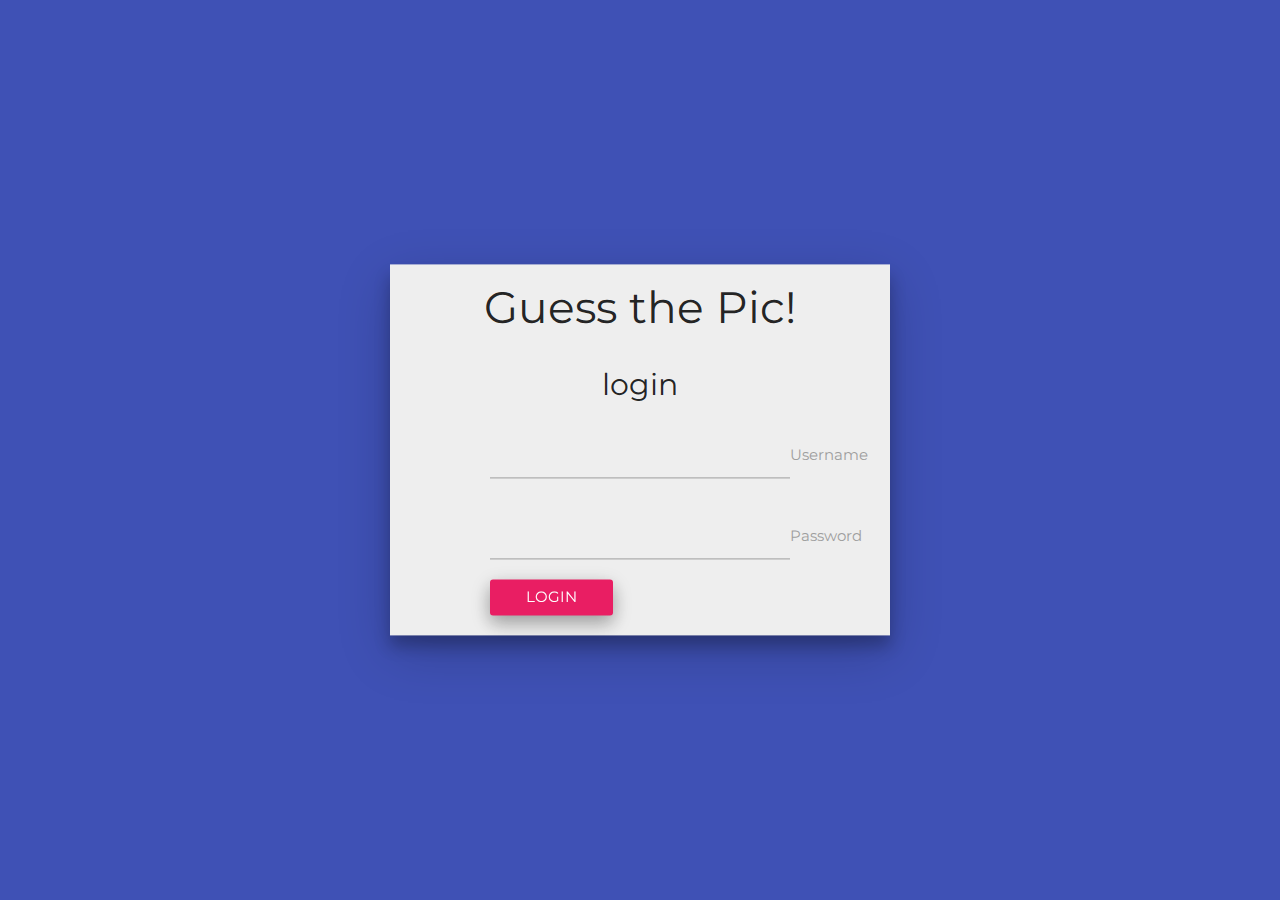
<file: index.html>
<!DOCTYPE html>
<html>
<head>
	<title>Login</title>
    <link rel="stylesheet" href="src/css/materialize.min.css">
    <link rel="stylesheet" type="text/css" href="src/css/style.css">
	<link href="https://fonts.googleapis.com/icon?family=Material+Icons" rel="stylesheet">
    <script src="src/js/jquery.min.js"></script>
    <script type="text/javascript" src="src/js/script.js"></script>
    <script src="src/js/materialize.min.js"></script>
	<link href="https://fonts.googleapis.com/css?family=Baloo+Da|Montserrat" rel="stylesheet">
</head>
<body  class="indigo">
<div>
	<div class="container grey lighten-3 z-depth-3" id="passwordBox">
		<div class="row col s4">
			<h3> Guess the Pic! </h3>	
			<p> login </p>	
			<form  id="loginForm" class="container">
				<div class="input-field">
					<input type="text" name="username" id="username">
					<label for="username">Username</label>
				</div>
				<div class="input-field">
					<input type="password" name="password" id="password">
					<label for="password">Password</label>
				</div>
				<input type="button" name="login" value="Login" class="waves-effect waves-light btn pink z-depth-2" id="loginButton">
			</form>
			<p style="font-size: 1em;" class="red-text" id="wrongPassword"><i class="material-icons red-text">error_outline</i>
			&nbsp Wrong Password!</p>
		</div>
	</div>
</div>



</body>
</html>
</file>
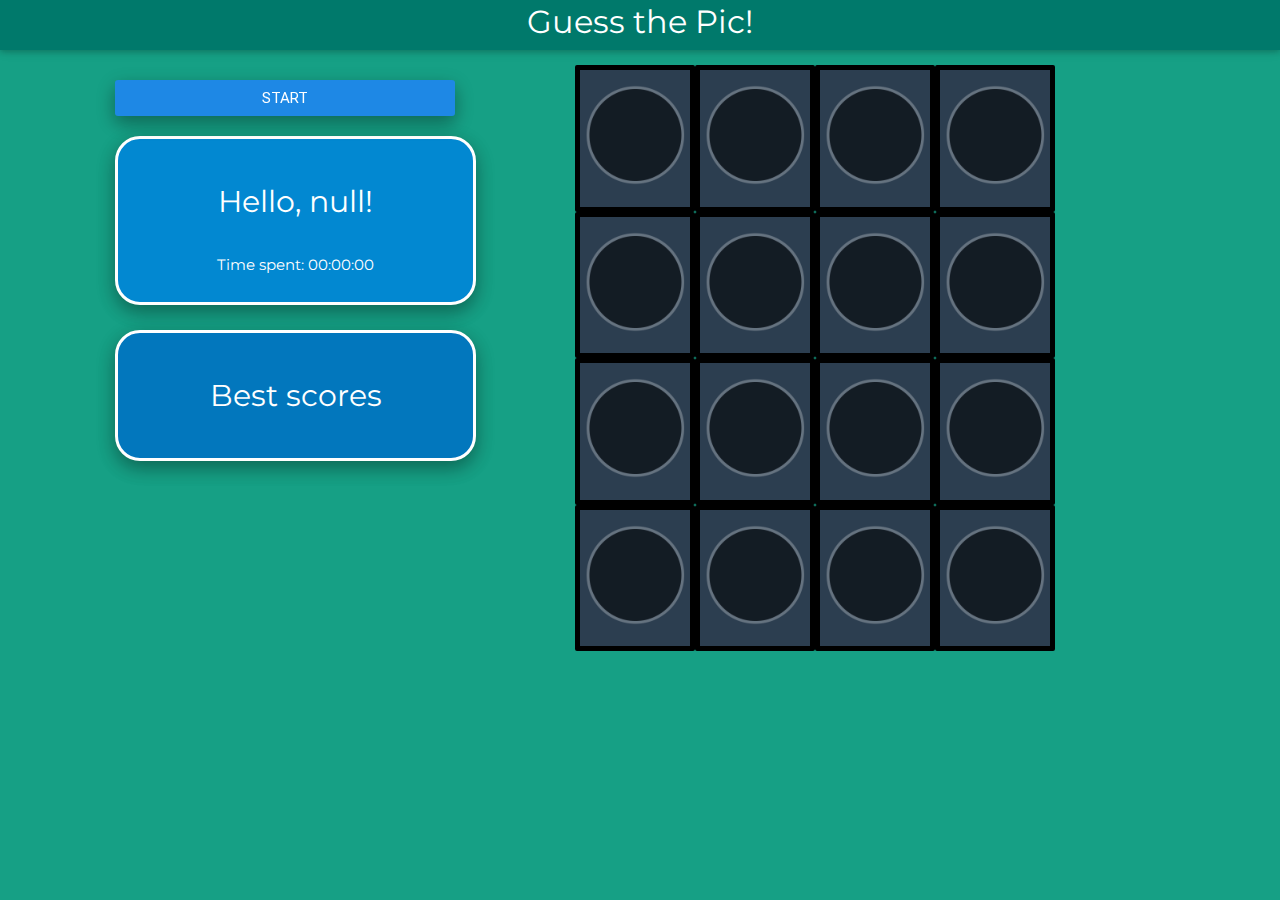
<file: index_main.html>
<!DOCTYPE html>
<html>

<head>
    <title>Guess the Pic!</title>
    <link rel="stylesheet" href="src/css/materialize.min.css">
    <link rel="stylesheet" type="text/css" href="src/css/style_main.css">
    <link href="https://fonts.googleapis.com/css?family=Montserrat|Poiret+One" rel="stylesheet">
    <script src="src/js/jquery.min.js"></script>
    <script type="text/javascript" src="src/js/script_main.js"></script>
    <script type="text/javascript" src="src/js/script.js"></script>
    <script src="src/js/materialize.min.js"></script>
</head>

<body>

    <nav>
        <div class="nav-wrapper teal darken-2">
            <a href="#" class="brand-logo center">Guess the Pic!</a>
        </div>
    </nav>


    <div class="container" id="mainArea">
        <div id="playArea">
            <div class="row">
                <!--  <div id="debugGameplay" class="col s8">
                    Debug Gameplay
                    <div id="logGameplay" style="position: absolute;">
                        
                    </div>
                </div> -->
                <div class="col s5 pull-s1" id="gameInfo">
                    <input type="button" name="star" value="Start" class="waves-effect waves-light btn blue darken-1 z-depth-2" id="startButton">

                    <div id="refresh">
                        <input type="button" name="star" value="Play Again" class="waves-effect waves-light btn blue darken-1 z-depth-2" id="refreshButton">
                    </div>
                    <div id="userInfo" class="card light-blue darken-2 white-text z-depth-2">
                        <p id="playerUsername" class="title">Hello, user 1</p>
                        <p id="timer" class="content">Time spent: <span class="stopwatch" value="0">00:00:00</span></p>
                    </div>
                    <div id="score" class="card light-blue darken-3 white-text z-depth-2">
                        <p class="title">Best scores</p>
                        <!-- <p class="content">2. User2 - 00:10:03</p>
                        <p class="content">3. User3 - 00:10:04</p>
                        <p class="content">4. User4 - 00:10:05</p>
                        <p class="content">5. User5 - 00:11:05</p> -->
                    </div>
                </div>
                <div id="tableArea" class="col s7">
                </div>
            </div>
        </div>
    </div>

</body>

</html>
</file>
<file: src/css/style.css>
#passwordBox {
    position: absolute;
    top: 50%;
    left: 50%;
    transform: translate(-50%, -50%);
    text-align: center;
    width: 500px;
}
#passwordBox h3 {
    position: relative;
    margin: auto;
    padding: 10px;
    margin-top: 10px;
    font-family: 'Montserrat', cursive;
}
#passwordBox p {
    position: relative;
    margin: auto;
    padding: 10px;
    font-size: 2em;
    margin-top: 10px;
    font-family: 'Montserrat', cursive;
}
form {
    font-family: 'Montserrat', cursive;
}
#loginForm {
    text-align: left;
    width: 300px;
}
#LoginButton {
    float: right;
    padding-bottom: 30px;
}
#wrongPassword {
    display: none;
}
</file>
<file: src/css/style_main.css>
html {
    background-color: #16a085;
}
#row1 {
    margin-top: 30px;
}
table {
    margin-top: 1em;
}
td {
    background-color: #2c3e50;
    text-align: center;
    border-collapse: collapse;
    border: 5px solid black;
}
.clickableImage {
    cursor: pointer;
}
#gameInfo {
    margin-top: 2em;
}
#startButton {
    width: 280px;
    margin-bottom: 10px;
}
#refreshButton {
    width: 280px;
}
#refresh {
    margin-top: 10px;
    display: none;
}
nav {
    height: 50px;
    line-height: 45px;
}
nav a {
    font-family: 'Montserrat', sans-serif;
    font-style: bold;
}
#userInfo {
    margin-top: 20px;
    text-align: center;
    padding: 10px;
    border-radius: 25px;
    border: 3px solid white;
}
.title {
    font-size: 2em;
    font-style: bold;
    font-family: 'Montserrat', sans-serif;
}
.content {
    font-family: 'Montserrat', sans-serif;
}
#score {
    margin-top: 25px;
    text-align: center;
    padding: 10px;
    border-radius: 25px;
    border: 3px solid white;
}
</file>
